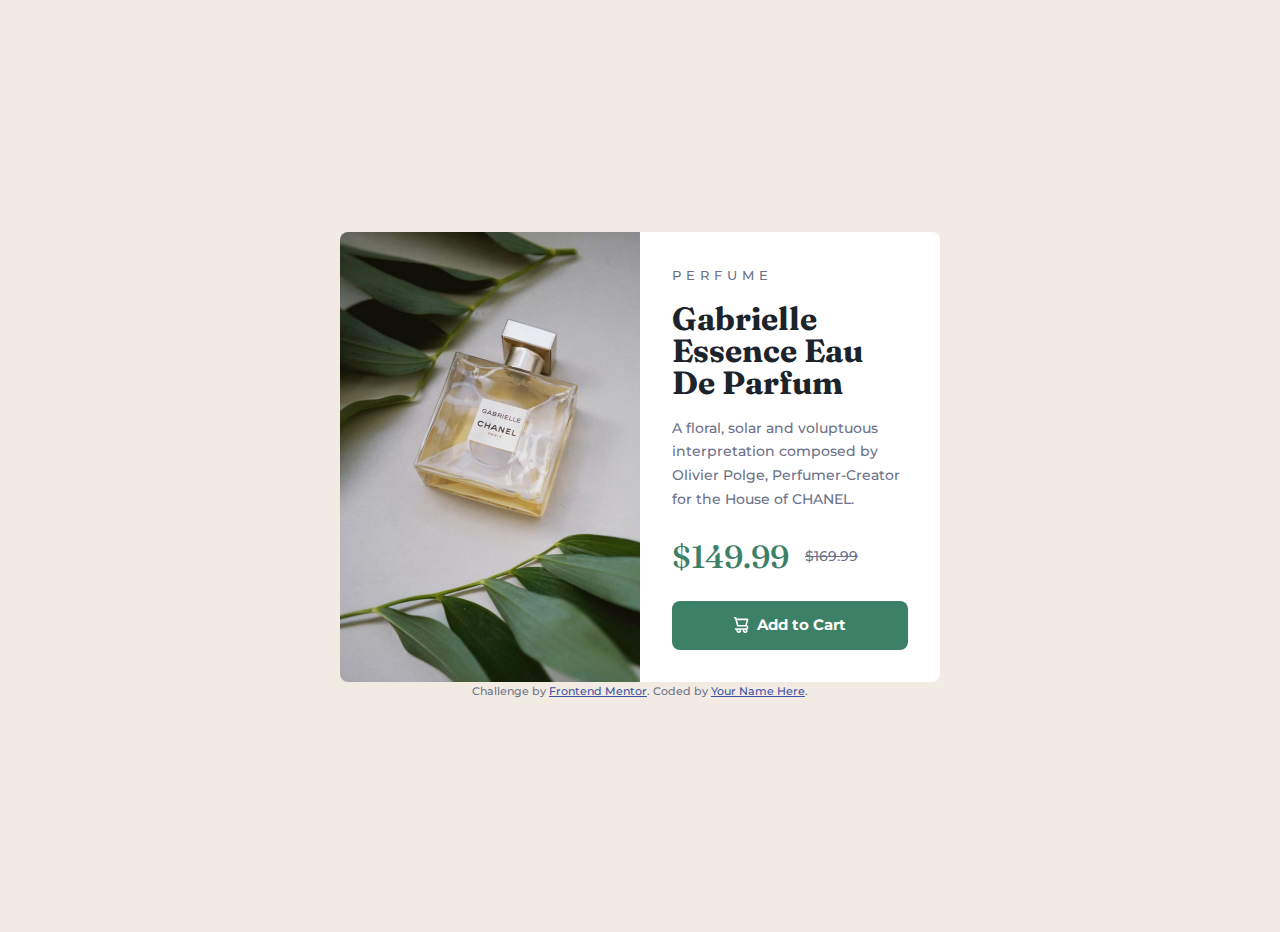
<file: 1_Product-Preview/index.html>
<!DOCTYPE html>
<html lang="en">
  <head>
    <meta charset="UTF-8" />
    <meta name="viewport" content="width=device-width, initial-scale=1.0" />
    <!-- displays site properly based on user's device -->

    <link
      rel="icon"
      type="image/png"
      sizes="32x32"
      href="./images/favicon-32x32.png"
    />

    <title>Frontend Mentor | Product preview card component</title>

    <!-- Google Fonts -->
    <link rel="preconnect" href="https://fonts.googleapis.com" />
    <link rel="preconnect" href="https://fonts.gstatic.com" crossorigin />
    <link
      href="https://fonts.googleapis.com/css2?family=Fraunces:opsz,wght@9..144,700&family=Montserrat:wght@500;700&display=swap"
      rel="stylesheet"
    />

    <!-- Styling -->
    <link rel="stylesheet" href="style.css" />

    <!-- Feel free to remove these styles or customise in your own stylesheet 👍 -->
    <style>
      .attribution {
        font-size: 11px;
        text-align: center;
      }
      .attribution a {
        color: hsl(228, 45%, 44%);
      }
    </style>
  </head>
  <body>
    <main>
      <article class="product">
        <picture class="product__img">
          <source
            srcset="images/image-product-desktop.jpg"
            media="(min-width : 600px)"
          />
          <img
            src="./images/image-product-mobile.jpg"
            alt="Gabrielle Essense perfume bottle"
          />
        </picture>
        <div class="product__content">
          <p class="product__category">Perfume</p>
          <h1 class="product__title">Gabrielle Essence Eau De Parfum</h1>

          <p>
            A floral, solar and voluptuous interpretation composed by Olivier
            Polge, Perfumer-Creator for the House of CHANEL.
          </p>
          <div class="flex-group">
            <span class="visually-hidden">Current price:</span>
            <p class="product__price">$149.99</p>
            <p class="product__original-price">
              <span class="visually-hidden"> Original price:</span>
              <s>$169.99</s>
            </p>
          </div>
          <button class="button" data-icon="shopping-cart">Add to Cart</button>
        </div>
      </article>
    </main>

    <div class="attribution">
      Challenge by
      <a href="https://www.frontendmentor.io?ref=challenge" target="_blank"
        >Frontend Mentor</a
      >. Coded by <a href="#">Your Name Here</a>.
    </div>
  </body>
</html>
</file>
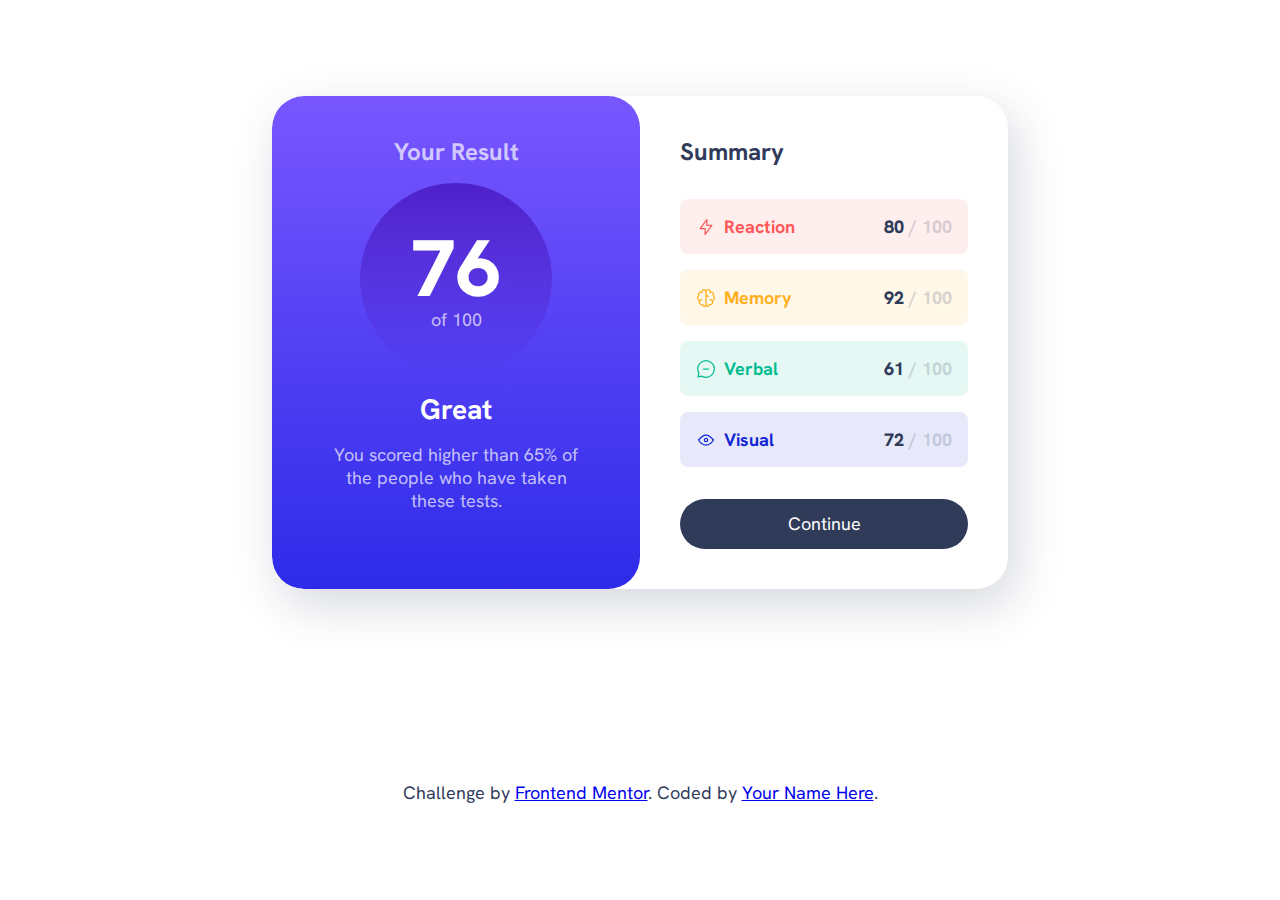
<file: 2_Results-Summary/index.html>
<!DOCTYPE html>
<html lang="en">
  <head>
    <meta charset="UTF-8" />
    <meta name="viewport" content="width=device-width, initial-scale=1.0" />
    <!-- displays site properly based on user's device -->

    <link
      rel="icon"
      type="image/png"
      sizes="32x32"
      href="./assets/images/favicon-32x32.png"
    />

    <title>Frontend Mentor | Results summary component</title>
    <link rel="stylesheet" href="style.css" />
  </head>
  <body>
    <main>
      <div class="result-summary">
        <div class="results grid-flow">
          <h1 class="section-title">Your Result</h1>
          <p class="result-score"><span>76</span>of 100</p>
          <div class="grid-flow">
            <p class="result-rank">Great</p>
            <p>
              You scored higher than 65% of the people who have taken these
              tests.
            </p>
          </div>
        </div>
        <div class="summary grid-flow" data-spacing="large">
          <h2 class="section-title">Summary</h2>

          <div class="grid-flow">
            <div class="summary-item" data-item-type="accent-1">
              <div class="flex-group">
                <svg
                  class="summary-icon"
                  xmlns="http://www.w3.org/2000/svg"
                  width="20"
                  height="20"
                  fill="none"
                  viewBox="0 0 20 20"
                >
                  <path
                    stroke-linecap="round"
                    stroke-linejoin="round"
                    stroke-width="1.25"
                    d="M10.833 8.333V2.5l-6.666 9.167h5V17.5l6.666-9.167h-5Z"
                  />
                </svg>
                <h3 class="summary-item-title">Reaction</h3>
              </div>
              <p class="summary-score"><span>80</span> / 100</p>
            </div>
            <div class="summary-item" data-item-type="accent-2">
              <div class="flex-group">
                <svg
                  class="summary-icon"
                  xmlns="http://www.w3.org/2000/svg"
                  width="20"
                  height="20"
                  fill="none"
                  viewBox="0 0 20 20"
                >
                  <path
                    stroke-linecap="round"
                    stroke-linejoin="round"
                    stroke-width="1.25"
                    d="M5.833 11.667a2.5 2.5 0 1 0 .834 4.858"
                  />
                  <path
                    stroke-linecap="round"
                    stroke-linejoin="round"
                    stroke-width="1.25"
                    d="M3.553 13.004a3.333 3.333 0 0 1-.728-5.53m.025-.067a2.083 2.083 0 0 1 2.983-2.824m.199.054A2.083 2.083 0 1 1 10 3.75v12.917a1.667 1.667 0 0 1-3.333 0M10 5.833a2.5 2.5 0 0 0 2.5 2.5m1.667 3.334a2.5 2.5 0 1 1-.834 4.858"
                  />
                  <path
                    stroke-linecap="round"
                    stroke-linejoin="round"
                    stroke-width="1.25"
                    d="M16.447 13.004a3.334 3.334 0 0 0 .728-5.53m-.025-.067a2.083 2.083 0 0 0-2.983-2.824M10 3.75a2.085 2.085 0 0 1 2.538-2.033 2.084 2.084 0 0 1 1.43 2.92m-.635 12.03a1.667 1.667 0 0 1-3.333 0"
                  />
                </svg>
                <h3 class="summary-item-title">Memory</h3>
              </div>
              <p class="summary-score"><span>92</span> / 100</p>
            </div>
            <div class="summary-item" data-item-type="accent-3">
              <div class="flex-group">
                <svg
                  class="summary-icon"
                  xmlns="http://www.w3.org/2000/svg"
                  width="20"
                  height="20"
                  fill="none"
                  viewBox="0 0 20 20"
                >
                  <path
                    stroke-linecap="round"
                    stroke-linejoin="round"
                    stroke-width="1.25"
                    d="M7.5 10h5M10 18.333A8.333 8.333 0 1 0 1.667 10c0 1.518.406 2.942 1.115 4.167l-.699 3.75 3.75-.699A8.295 8.295 0 0 0 10 18.333Z"
                  />
                </svg>
                <h3 class="summary-item-title">Verbal</h3>
              </div>
              <p class="summary-score"><span>61 </span>/ 100</p>
            </div>
            <div class="summary-item" data-item-type="accent-4">
              <div class="flex-group">
                <svg
                  class="summary-icon"
                  ;
                  xmlns="http://www.w3.org/2000/svg"
                  width="20"
                  height="20"
                  fill="none"
                  viewBox="0 0 20 20"
                >
                  <path
                    stroke-linecap="round"
                    stroke-linejoin="round"
                    stroke-width="1.25"
                    d="M10 11.667a1.667 1.667 0 1 0 0-3.334 1.667 1.667 0 0 0 0 3.334Z"
                  />
                  <path
                    stroke-linecap="round"
                    stroke-linejoin="round"
                    stroke-width="1.25"
                    d="M17.5 10c-1.574 2.492-4.402 5-7.5 5s-5.926-2.508-7.5-5C4.416 7.632 6.66 5 10 5s5.584 2.632 7.5 5Z"
                  />
                </svg>
                <h3 class="summary-item-title">Visual</h3>
              </div>
              <p class="summary-score"><span>72 </span>/ 100</p>
            </div>
          </div>
          <button class="button">Continue</button>
        </div>
      </div>
    </main>

    <div class="attribution">
      Challenge by
      <a href="https://www.frontendmentor.io?ref=challenge" target="_blank"
        >Frontend Mentor</a
      >. Coded by <a href="#">Your Name Here</a>.
    </div>
  </body>
</html>
</file>
<file: 1_Product-Preview/style.css>
:root {
  /* Colors */
  --clr-primary-400: hsl(158, 36%, 37%);
  --clr-primary-500: hsl(158, 36%, 20%);
  --clr-secondary-200: hsl(30, 38%, 92%);

  --clr-neutral-900: hsl(212, 21%, 14%);
  --clr-neutral-400: hsl(228, 12%, 48%);
  --clr-neutral-100: hsl(0, 0%, 100%);

  /* Font-Families */
  --ff-base: "Montserrat", sans-serif;
  --ff-accent: "Fraunces", serif;

  /* Font-Weight */
  --fw-regular: 500;
  --fw-bold: 700;
}

/*
  1. Use a more-intuitive box-sizing model.
*/
*,
*::before,
*::after {
  box-sizing: border-box;
}
/*
    2. Remove default margin
  */
* {
  margin: 0;
}
/*
    Typographic tweaks!
    3. Add accessible line-height
    4. Improve text rendering
  */
body {
  line-height: 1.7;
  -webkit-font-smoothing: antialiased;
}
/*
    5. Improve media defaults
  */
img,
picture,
video,
canvas,
svg {
  display: block;
  max-width: 100%;
}
/*
    6. Remove built-in form typography styles
  */
input,
button,
textarea,
select {
  font: inherit;
}
/*
    7. Avoid text overflows
  */
p,
h1,
h2,
h3,
h4,
h5,
h6 {
  overflow-wrap: break-word;
}

h1,
h2,
h3 {
  line-height: 1;
}
/*
    8. Create a root stacking context
  */
#root,
#__next {
  isolation: isolate;
}

/* General Styling */

body {
  font-family: var(--ff-base);
  font-weight: var(--fw-regular);
  font-size: 0.875rem;
  color: var(--clr-neutral-400);
  background-color: var(--clr-secondary-200);

  /* for this project only */
  display: grid;
  place-content: center;
  min-height: 100vh;
  margin: 1rem;
}

/* Utilities */
.flex-group {
  display: flex;
  gap: 1rem;
  flex-wrap: wrap;
  align-items: center;
}

/* button */
.button {
  cursor: pointer;
  text-decoration: none;
  display: inline-flex;
  justify-content: center;
  align-items: center;
  gap: 0.5rem;
  border: 0;
  border-radius: 0.5rem;
  padding: 0.75em 1.5em;
  background-color: var(--clr-primary-400);
  color: var(--clr-neutral-100);
  font-weight: var(--fw-bold);
  font-size: 0.925rem;
}

.button[data-icon="shopping-cart"]::before {
  content: "";
  background-image: url("images/icon-cart.svg");
  width: 15px;
  height: 16px;
}

.button:is(:hover, :focus) {
  background-color: var(--clr-primary-500);
}

/* Product Styles */
.product {
  --content-padding: 1.5rem;
  --content-spacing: 1rem;

  display: grid;
  background-color: var(--clr-neutral-100);
  border-radius: 0.5rem;
  overflow: hidden;
  max-width: 600px;
}

@media (min-width: 600px) {
  .product {
    --content-padding: 2rem;
    grid-template-columns: 1fr 1fr;
  }
}

.product__content {
  display: grid;
  gap: var(--content-spacing);
  padding: var(--content-padding);
}

.product__category {
  font-size: 0.8125rem;
  text-transform: uppercase;
  letter-spacing: 5px;
}

.product__title {
  font-size: 2rem;
  font-family: var(--ff-accent);
  color: var(--clr-neutral-900);
}
.product__price {
  font-size: 2rem;
  font-family: var(--ff-accent);
  color: var(--clr-primary-400);
}

.visually-hidden:not(:focus):not(:active) {
  clip: rect(0 0 0 0);
  clip-path: inset(50%);
  height: 1px;
  overflow: hidden;
  position: absolute;
  white-space: nowrap;
  width: 1px;
}
</file>
<file: 2_Results-Summary/style.css>
@font-face {
  font-family: "HankenGrotesk";
  font-display: swap;
  font-weight: 100 900;
  src: url("./assets/fonts/HankenGrotesk-VariableFont_wght.ttf");
}

:root {
  --clr-primary-hsl-400: 252, 100%, 67%;
  --clr-primary-hsl-500: 256, 72%, 46%;
  --clr-secondary-hsl-400: 241, 81%, 54%;
  --clr-secondary-hsl-500: 241, 72%, 46%;

  --clr-neutral-hsl-100: 0, 0%, 100%;
  --clr-neutral-hsl-200: 221, 100%, 96%;
  --clr-neutral-hsl-300: 241, 100%, 89%;
  --clr-neutral-hsl-700: 224, 30%, 27%;

  --clr-neutral-100: hsl(var(--clr-neutral-hsl-100));
  --clr-neutral-200: hsl(var(--clr-neutral-hsl-200));
  --clr-neutral-300: hsl(var(--clr-neutral-hsl-300));
  --clr-neutral-700: hsl(var(--clr-neutral-hsl-700));

  --clr-primary-400: hsl(var(--clr-primary-hsl-400));
  --clr-primary-500: hsla(var(--clr-primary-hsl-500));
  --clr-secondary-400: hsl(var(--clr-secondary-hsl-400));

  --gradient-primary: linear-gradient(
    var(--clr-primary-400),
    var(--clr-secondary-400)
  );

  --gradient-to-transparent: linear-gradient(
    var(--clr-primary-500),
    hsl(var(--clr-secondary-hsl-500), 0)
  );

  --clr-accent-1: 0, 100%, 67%;
  --clr-accent-2: 39, 100%, 56%;
  --clr-accent-3: 166, 100%, 37%;
  --clr-accent-4: 234, 85%, 45%;

  --font-family-default: "HankenGrotesk", sans-serif;

  --fw-regular: 500;
  --fw-bold: 700;
  --fw-black: 800;

  --fs-400: 1.125rem;
  --fs-500: 1.25rem;
  --fs-600: 1.5rem;
  --fs-700: 1.75rem;
  --fs-800: 2rem;
  --fs-900: 5rem;
}

/* Reset */

*,
*::before,
*::after {
  box-sizing: border-box;
}

* {
  margin: 0;
  font: inherit;
}

img,
svg {
  display: block;
}

body {
  font-family: var(--font-family-default);
  font-size: var(--fs-400);
  color: var(--clr-neutral-700);
}

@media (min-width: 600px) {
  body {
    min-height: 100vh;
    display: grid;
    place-items: center;
  }
}

.flex-group {
  display: flex;
  align-items: center;
  gap: 0.5rem;
  flex-wrap: wrap;
}

.grid-flow {
  display: grid;
  align-content: start;
  gap: 1rem;
}

.grid-flow[data-spacing="large"] {
  gap: 2rem;
}
.section-title {
  font-weight: var(--fw-bold);
  font-size: var(--fs-600);
}

.button {
  color: var(--clr-neutral-100);
  line-height: 1;
  background: var(--clr-neutral-700);
  padding: 1rem 2rem;
  border: 0;
  border-radius: 100vh;
  cursor: pointer;
}

button:hover,
button:focus-visible {
  background: var(--gradient-primary);
}

.result-summary {
  --padding: 2.5rem;
  --border-radius: 2rem;

  max-width: 46rem;
  display: grid;
}

@media (min-width: 600px) {
  .result-summary {
    margin-inline: 1rem;
    grid-template-columns: 1fr 1fr;
    border-radius: var(--border-radius);
    overflow: hidden;
    box-shadow: 0.5rem 1rem 3rem hsl(var(--clr-neutral-hsl-700), 0.2);
  }
}

.results {
  color: hsl(var(--clr-neutral-hsl-100), 0.7);
  text-align: center;
  padding: var(--padding) calc(var(--padding) * 1.5);
  background: var(--gradient-primary);
  border-radius: 0 0 var(--border-radius) var(--border-radius);
}

@media (min-width: 600px) {
  .results {
    border-radius: var(--border-radius);
  }
}

.result-score {
  display: grid;
  place-content: center;
  width: 12rem;
  margin-inline: auto;
  background: var(--gradient-to-transparent);
  aspect-ratio: 1/1;
  border-radius: 50%;
}

.result-score span {
  display: block;
  font-size: var(--fs-900);
  font-weight: var(--fw-black);
  line-height: 1;
  color: var(--clr-neutral-100);
}

.result-rank {
  color: var(--clr-neutral-100);
  font-size: var(--fs-700);
  font-weight: var(--fw-bold);
}

.summary {
  padding: var(--padding);
}

.summary-item {
  display: flex;
  justify-content: space-between;
  align-items: center;
  padding: 1rem;
  border-radius: 0.5rem;
  background-color: hsl(var(--item-color), 0.1);
}

.summary-item svg {
  stroke: hsl(var(--item-color));
}

.summary-item-title {
  color: hsl(var(--item-color));
  font-weight: var(--fw-bold);
}

.summary-item[data-item-type="accent-1"] {
  --item-color: var(--clr-accent-1);
}
.summary-item[data-item-type="accent-2"] {
  --item-color: var(--clr-accent-2);
}
.summary-item[data-item-type="accent-3"] {
  --item-color: var(--clr-accent-3);
}
.summary-item[data-item-type="accent-4"] {
  --item-color: var(--clr-accent-4);
}

.summary-score {
  font-weight: var(--fw-black);
  color: hsl(var(--clr-neutral-hsl-700), 0.2);
}
.summary-score span {
  color: var(--clr-neutral-700);
}
</file>
